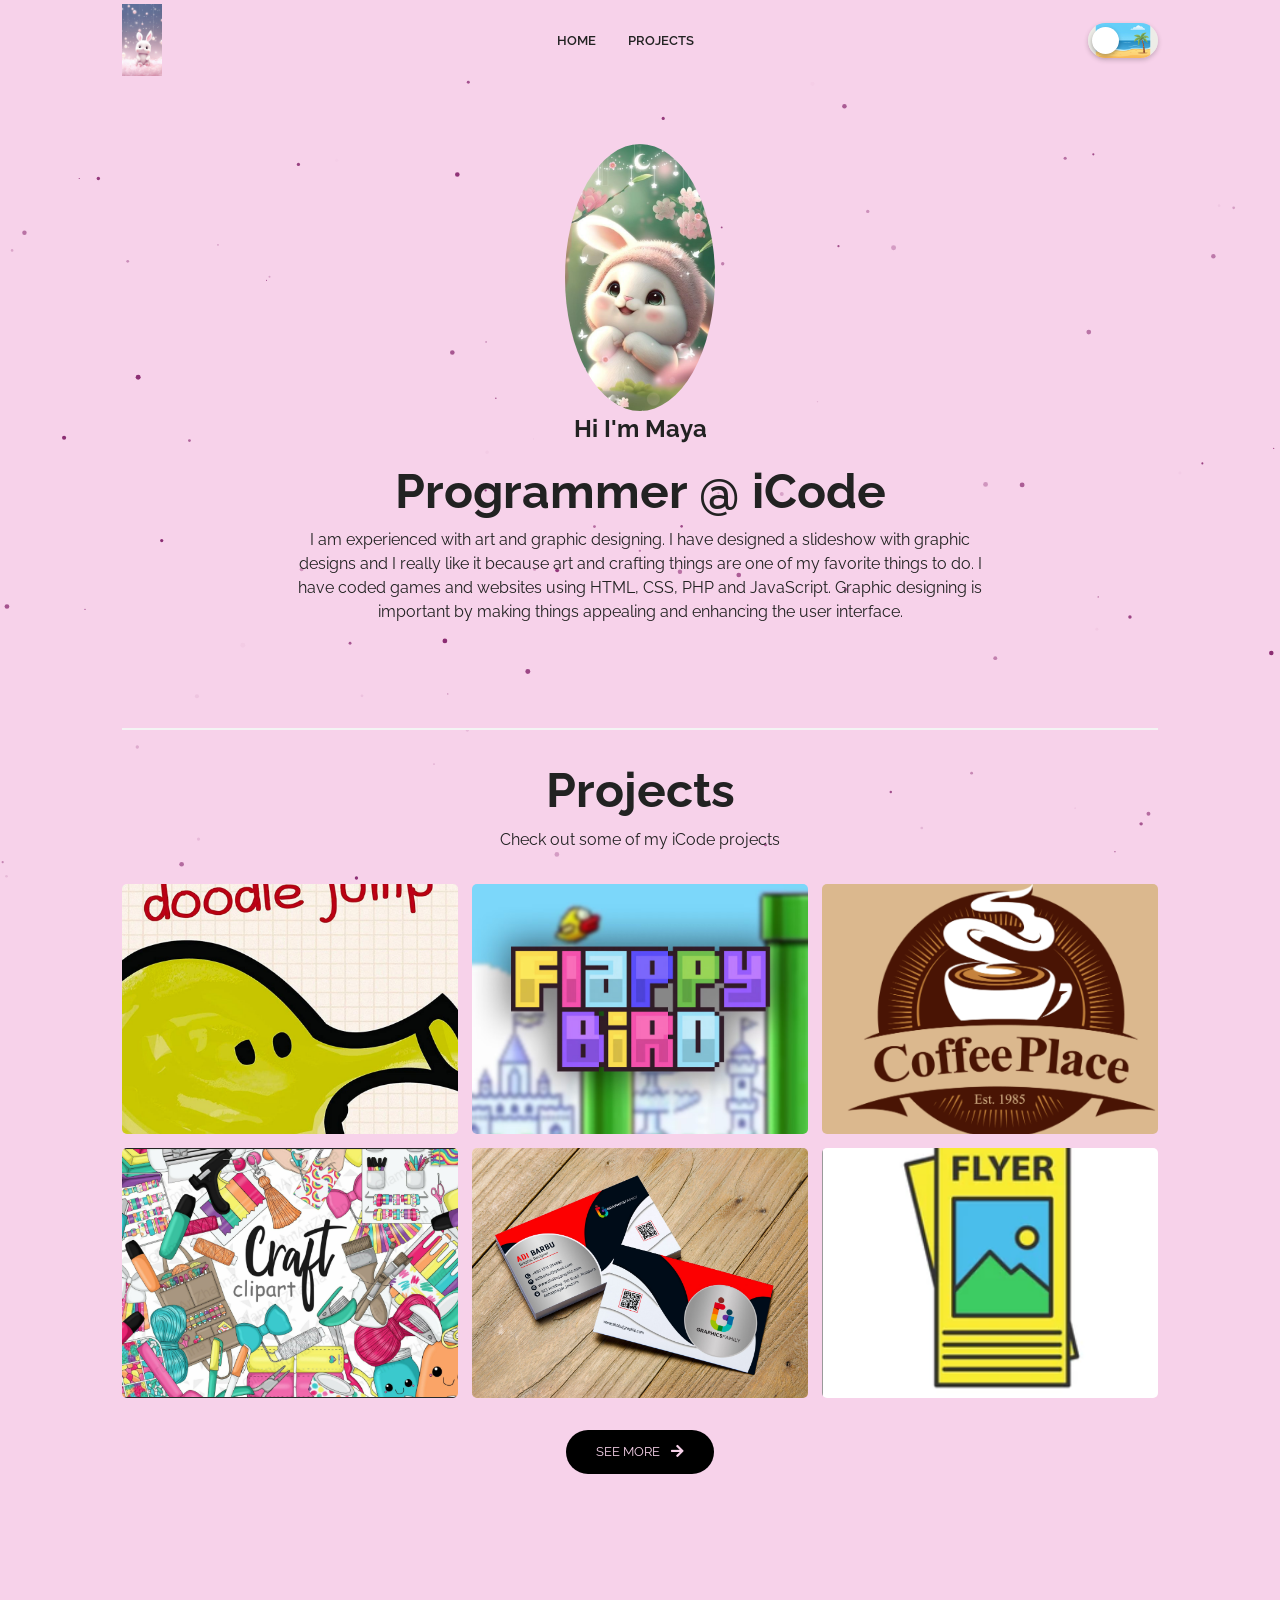
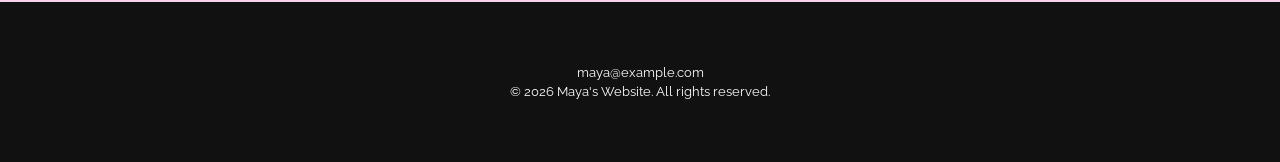
<file: index.html>
<!DOCTYPE html>
<html lang="en">
  <head>
    <meta charset="UTF-8" />
    <meta http-equiv="X-UA-Compatible" content="IE=edge" />
    <meta name="viewport" content="width=device-width, initial-scale=1.0" />
    <!-- Primary Meta Tags -->
    <title>Maya's Website</title>
    <meta name="title" content="Maya's Website" />
    <meta
      name="description"
      content="Welcome to Maya's personal website. Check out my programming and graphic design projects!"
    />

    <!-- Open Graph / Facebook -->
    <meta property="og:type" content="website" />
    <meta
      property="og:url"
      content="#"
    />
    <meta property="og:title" content="Maya's Website" />
    <meta
      property="og:description"
      content="Welcome to Maya's personal website. Check out my programming and graphic design projects!"
    />
    <meta
      property="og:image"
      content="assets/pp.jpg"
    />

    <!-- Twitter -->
    <meta property="twitter:card" content="summary_large_image" />
    <meta
      property="twitter:url"
      content="#"
    />
    <meta property="twitter:title" content="Maya's Website" />
    <meta
      property="twitter:description"
      content="Welcome to Maya's personal website. Check out my programming and graphic design projects!"
    />
    <meta
      property="twitter:image"
      content="assets/pp.jpg"
    />

    <!-- Link -->
    <link
      rel="apple-touch-icon"
      sizes="180x180"
      href="assets/favicon/apple-touch-icon.png"
    />
    <link
      rel="icon"
      type="image/png"
      sizes="16x16"
      href="assets/favicon/favicon-16x16.png"
    />
    <link
      rel="icon"
      type="image/png"
      sizes="32x32"
      href="assets/favicon/favicon-32x32.png"
    />
    <link
      rel="icon"
      type="image/png"
      sizes="192x192"
      href="assets/favicon/android-chrome-192x192.png"
    />
    <link
      rel="icon"
      type="image/png"
      sizes="512x512"
      href="assets/favicon/android-chrome-512x512.png"
    />
    <link rel="icon" type="image/x-icon" href="assets/favicon/favicon.ico" />
    <link rel="manifest" href="assets/favicon/site.webmanifest" />
    <link
      rel="stylesheet"
      href="https://use.fontawesome.com/releases/v5.15.4/css/all.css"
      integrity="sha384-DyZ88mC6Up2uqS4h/KRgHuoeGwBcD4Ng9SiP4dIRy0EXTlnuz47vAwmeGwVChigm"
      crossorigin="anonymous"
    />
    <link rel="stylesheet" href="css/style.css" />
    <link rel="stylesheet" href="css/utilities.css" />
  </head>
  <body>
    <header id="hero">
      <!-- Navbar -->
      <nav class="navbar">
        <div class="container">
          <!-- Logo -->
          <h1 id="logo">
            <a href="#hero"
              ><img src="./assets/logo.jpg" alt="Maya's Logo"
            /></a>
          </h1>

          <ul class="nav-menu">
            <li><a class="nav-link" href="#hero">HOME</a></li>
            <li><a class="nav-link" href="#projects">PROJECTS</a></li>
          </ul>

          <!-- Toggle switch -->
          <div class="theme-switch">
            <input type="checkbox" id="switch" />
            <label class="toggle-slider" for="switch">
              <span class="toggle-knob"></span>
            </label>
          </div>
          <!-- Hamburger menu -->
          <div class="hamburger">
            <span class="bar"></span>
            <span class="bar"></span>
            <span class="bar"></span>
          </div>
        </div>
      </nav>

      <section class="header-container">
        <img
          class="profile-image"
          src="assets/pp.jpg"
          alt=""
        />
        <h1>Hi I'm Maya</h1>

        <div class="content-text">
          <h2>Programmer @ iCode</h2>

          <p>
            I am experienced with art and graphic designing. I have designed a slideshow with graphic designs and
            I really like it because art and crafting things are one of my favorite things to do. I have coded games
            and websites using HTML, CSS, PHP and JavaScript. Graphic designing is important by making things appealing 
            and enhancing the user interface. 
          </p>
        </div>

      </section>
    </header>

    <!-- Projects -->
    <section id="projects" class="project-container container">
      <div class="division"></div>
      <div class="content-text">
        <h2>Projects</h2>
        <p>Check out some of my iCode projects</p>
      </div>

      <article class="project">
        <!-- Project 1 -->
        <div href="" class="card">
          <div class="project-info">
            <div class="project-bio">
              <h3>Doodle Jump</h3>
              <p>This project helped me learn about integrating HTML and JavaScript!</p>
            </div>

            <div class="project-link">
              <a href="assets/project/doodlejump/index.html"><i class="fas fa-globe"></i></a>
            </div>
          </div>
        </div>

        <!-- Project 2 -->
        <div href="" class="card">
          <div class="project-info">
            <div class="project-bio">
              <h3>Flappy Bird</h3>
              <p>I used HTML, CSS and JavaScript!</p>
            </div>

            <div class="project-link">
              <a href="assets/project/FLAPPY BIRD/index.html"><i class="fas fa-globe"></i></a>
            </div>
          </div>
        </div>

        <!-- Porject 3 -->
        <div href="" class="card">
          <div class="project-info">
            <div class="project-bio">
              <h3>PHP Exam</h3>
              <p>I coded a coffee website using PHP, JS, CSS and HTML; as part of an assessment.</p>
            </div>

            <div class="project-link">
              <a href="assets/project/coffee-shop/index.html"><i class="fas fa-globe"></i></a>
            </div>
          </div>
        </div>

        <!-- Project 4 -->
        <div href="" class="card">
          <div class="project-info">
            <div class="project-bio">
              <h3>Graphic Design Sprint</h3>
              <p>This is a Presentation that I made encompassing all the things I learnt at iCode with regards to Graphic Design!</p>
            </div>

            <div class="project-link">
              <a href="assets/project/Maya.pdf"><i class="fas fa-globe"></i></a>
            </div>
          </div>
        </div>

        <!-- Project 5 -->
        <div href="" class="card">
          <div class="project-info">
            <div class="project-bio">
              <h3>Business Card Design</h3>
              <p>Graphic Design in Web Design</p>
            </div>

            <div class="project-link">
              <a href="#" target="_blank"><i class="fab fa-github"></i></a>
              <a href="#" target="_blank"><i class="fas fa-globe"></i></a>
            </div>
          </div>
        </div>

        <!-- Project 6 -->
        <div href="" class="card">
          <div class="project-info">
            <div class="project-bio">
              <h3>Web Layout Design</h3>
              <p>Designing modern and appealing UI layouts.</p>
            </div>

            <div class="project-link">
              <a href="#" target="_blank"><i class="fas fa-globe"></i></a>
            </div>
          </div>
        </div>
      </article>

      <a href="#" class="btn btn-secondary"
        target="_blank" >See More <i class="fas fa-arrow-right"></i
      ></a>
    </section>

    <footer id="footer">
      <div class="container">
        <a href="mailto:maya@example.com">maya@example.com</a>
        <p>&copy; <span id="datee"></span> Maya's Website. All rights reserved.</p>
      </div>
    </footer>
    <script src="js/script.js"></script>
  </body>
</html>
</file>
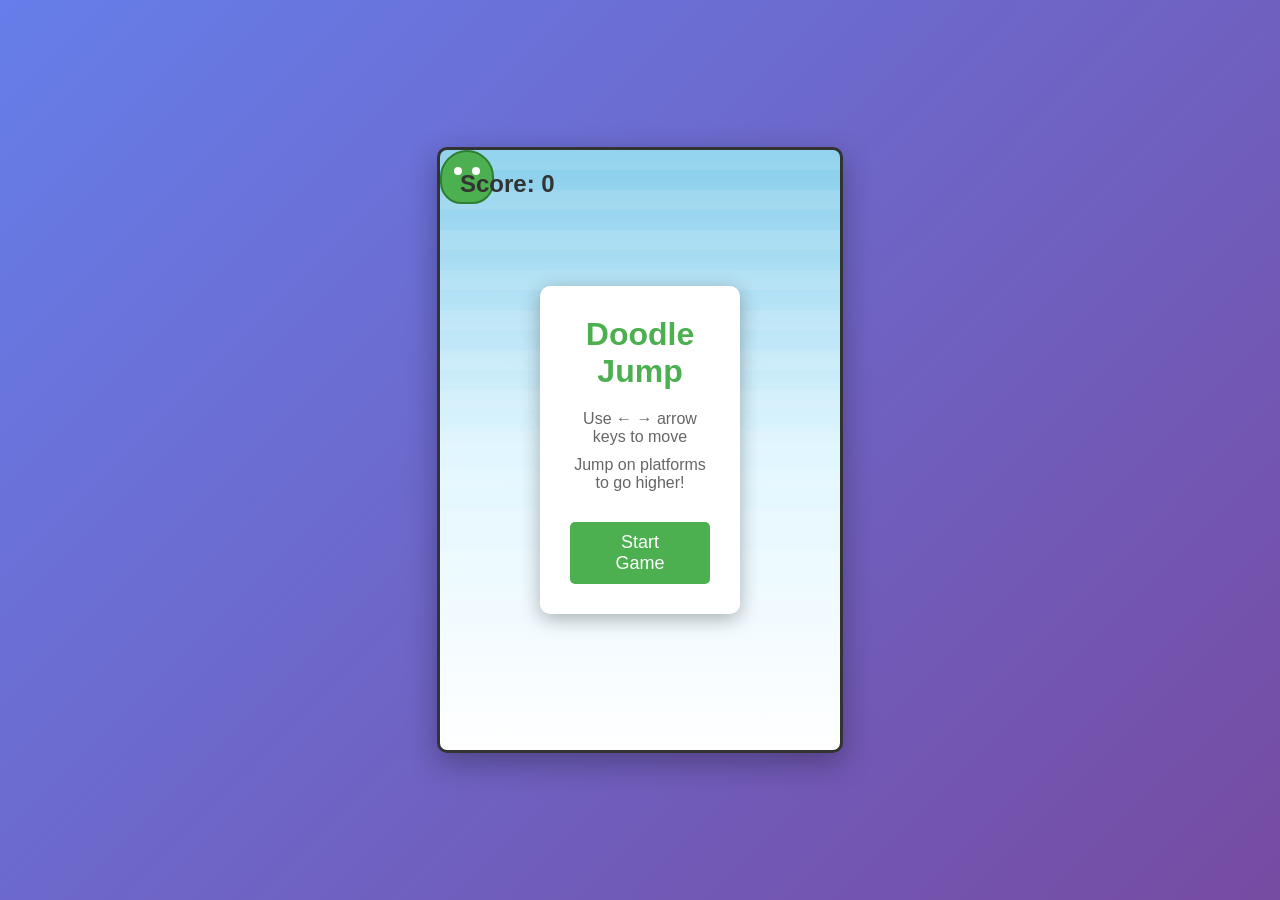
<file: doodlejump/index.html>
<!DOCTYPE html>
<html lang="en">
<head>
    <meta charset="UTF-8">
    <meta name="viewport" content="width=device-width, initial-scale=1.0">
    <title>Doodle Jump Clone</title>
    <link rel="stylesheet" href="./styles.css">
    <script src="./script.js" defer></script>
</head>
<body>
    <div id="gameContainer">
        <div class="background-layer"></div>
        <!-- Score Display -->
        <div id="score">Score: 0</div>
        
        <!-- Player Character -->
        <div id="player"></div>
        
        <!-- Start Screen -->
        <div id="startScreen">
            <h1>Doodle Jump</h1>
            <p>Use ← → arrow keys to move</p>
            <p>Jump on platforms to go higher!</p>
            <button onclick="startGame()">Start Game</button>
        </div>
        
        <!-- Game Over Screen -->
        <div id="gameOver">
            <h2>Game Over!</h2>
            <p>Your Score: <span id="finalScore">0</span></p>
            <button onclick="restartGame()">Play Again</button>
        </div>
    </div>
</body>
</html>
</file>
<file: css/style.css>
/* This is the required project styling. Will contain essential CSS styles like:
   * Flex property
   * Grid layout
   * Cards and sections
*/

@import url(https://fonts.googleapis.com/css?family=Raleway:100,200,300,regular,500,600,700,800,900,100italic,200italic,300italic,italic,500italic,600italic,700italic,800italic,900italic);

/* variables */
:root {
  /* Colors */
  --primary-color: #ffcd42;
  --secondary-color: #ffd35c;
  --bg-primary: #f7d2ea;
  --text-color: #222222;
  --text-color-two: #ffffff;
  --bg-secondary: #000000;
  --card-background: #f4f4f4;
  --bg-secondary-two: #111111;

  --shadow: 0 10px 40px rgba(0, 0, 0, 0.2);

  /* Font Weight */
  --weight-small: 400;
  --weight-semibold: 600;
  --weight-bold: 800;

  /* Max width */
  --width-small: 600px;
  --width-medium: 1100px;
  --width-large: 1300px;
}

[data-theme="dark"] {
  --primary-color: #ffcd42;
  --secondary-color: #ffd35c;
  --bg-primary: #000000;
  --text-color: #ffffff;
  --text-color-two: #222222;
  --bg-secondary: #ffffff;
  --card-background: #111111;
  --bg-secondary-two: #f4f4f4;
  --shadow: 0 2px 10px rgba(95, 95, 95, 0.2);
}

html {
  font-size: 100%;
  scroll-behavior: smooth;
}

/* Reset default styling */
* {
  margin: 0;
  padding: 0;
  box-sizing: border-box;
}

ul {
  list-style: none;
}

a {
  text-decoration: none;
  color: var(--text-color);
}

/* Main styling */
body {
  background: var(--bg-primary);
  color: var(--text-color);
  font-family: "Raleway", sans-serif;
  line-height: 1.5;
}

/* Navbar */
.navbar {
  position: fixed;
  top: 0;
  left: 0;
  right: 0;
  z-index: 20;
  background: var(--bg-primary);
}

.navbar .container {
  display: flex;
  align-items: center;
  justify-content: space-between;
  z-index: 20;
  height: 80px;
  width: 100%;
}

.navbar .nav-menu {
  display: flex;
  align-items: center;
  background: var(--bg-primary);
}

.navbar .nav-link {
  margin: 0 1rem;
  font-size: 0.8rem;
  font-weight: var(--weight-semibold);
}

.navbar #logo img {
  display: block;
  width: 40px;
}

.navbar .btn {
  margin-right: 1.5rem;
}

.fas.fa-arrow-right {
  margin-left: 0.5rem;
  font-size: 0.9rem;
}

/* hamburger */
.hamburger {
  margin-bottom: 0.1rem;
  display: none;
}

.bar {
  display: block;
  width: 23px;
  height: 3px;
  margin: 4px auto;
  transition: all 0.3s ease-in-out;
  border-radius: 30px;
  background-color: var(--bg-secondary);
}

/* Hero section */
#hero {
  display: flex;
  flex-direction: column;
  height: 100%;
}

.profile-image {
  width: 150px;
  border-radius: 50%;
  animation: bounce 1s infinite alternate;
}

@keyframes bounce {
  from {
    transform: translateY(0px);
  }

  to {
    transform: translateY(-10px);
  }
}

.division {
  width: 100%;
  height: 2px;
  background-color: var(--card-background);
  margin: 0.5rem 0;
}
/* Projects */
#projects {
  display: flex;
  flex-direction: column;
  margin: 2rem auto 5rem;
}

#projects .btn {
  align-self: center;
  margin: 2rem 0;
}

.project {
  display: grid;
  grid-template-columns: repeat(3, 1fr);
  grid-auto-rows: minmax(250px, auto);
  grid-gap: 0.9rem;
}

.card .project-bio p {
  font-size: 0.83rem;
}

.card .project-bio h3 {
  font-size: 0.9rem;
}

.project-info {
  display: flex;
  justify-content: space-between;
  opacity: 0;
  position: relative;
  transition: 0.5s ease-in-out;
}

.project-bio {
  display: flex;
  flex-direction: column;
  justify-content: flex-end;
  position: relative;
  top: 160px;
  left: 10px;
}

/* Footer */
#footer {
  background: #111111;
}

#footer .container {
  display: flex;
  flex-direction: column;
  align-items: center;
  justify-content: center;
  color: #ffffff;
  min-height: 160px;
  text-align: center;
}

#footer a {
  font-size: 0.8rem;
  color: #fff;
}

#footer a:hover {
  opacity: 0.6;
}

#footer .social {
  margin: 0.9rem 0;
}

#footer .social img {
  width: 20px;
  height: 20px;
}

#footer .social a {
  margin: 0 0.5rem;
}

#footer p {
  font-size: 0.8rem;
}

/* Responsiveness */

@media (max-width: 1000px) {
  .project {
    display: grid;
    grid-template-columns: repeat(2, 1fr);
  }
}

@media (max-width: 768px) {
}

@media (max-width: 670px) {
  .navbar .nav-menu {
    position: fixed;
    right: -100vw;
    top: 4.5rem;
    flex-direction: column;
    width: calc(80% - 10px);
    transition: 0.3s;
    box-shadow: var(--shadow);
    padding: 2rem;
    border-radius: 5px;
    align-items: flex-start;
  }

  .navbar .btn {
    margin: 0;
    margin-top: 1rem;
  }

  .nav-menu.active {
    right: 20px;
  }

  .nav-menu .nav-link {
    font-size: 0.9rem;
    margin: 0 0.2rem;
  }

  .nav-menu li {
    margin-bottom: 0.5rem;
    width: 100%;
  }

  .nav-menu .btn {
    width: 100%;
    text-align: center;
    margin-top: 0.5rem;
  }

  .hamburger {
    display: block;
    cursor: pointer;
    padding: 0.2rem 0.4rem;
  }

  .hamburger.active {
    border: 1px dotted gray;
  }

  .hamburger.active .bar:nth-child(2) {
    opacity: 0;
  }

  .hamburger.active .bar:nth-child(1) {
    transform: translateY(6px) rotate(45deg);
  }

  .hamburger.active .bar:nth-child(3) {
    transform: translateY(-8px) rotate(-45deg);
  }
}

@media (max-width: 600px) {
  .project {
    display: grid;
    grid-template-columns: 1fr;
  }

  .header-container .btn {
    border-radius: 5px;
    width: 80%;
  }
}

#starfield {
  position: fixed;
  top: 0;
  left: 0;
  width: 100vw;
  height: 100vh;
  z-index: -1;
  pointer-events: none;
}
</file>
<file: css/utilities.css>
/* ?This is where reusable styling of this template will be. 
   !Will contain things like:
   * Button styling
   * Background color styling
   * padding and margin
*/

.container {
  max-width: var(--width-medium);
  margin: 0 auto;
  padding: 1rem 2rem;
}

h1::selection,
h2::selection {
  color: #111;
  background: var(--primary-color);
}

/* Buttons */
.btn {
  display: inline-block;
  padding: 0.75rem 1.9rem;
  border-radius: 30px;
  text-transform: uppercase;
  font-size: 0.82rem;
  transition: 0.3s;
}

.btn-primary {
  background: var(--primary-color);
  color: #000000;
}

.btn-secondary {
  margin: 5px 0;
  background-color: var(--bg-secondary);
  color: var(--bg-primary);
}

/* add hover to resume button */
.btn-primary:hover {
  background: var(--secondary-color);
}

/* Dark mode toggle switch */
#switch {
  display: none;
}

.theme-switch {
  display: inline-block;
  vertical-align: middle;
}

.toggle-slider {
  display: block;
  width: 70px;
  height: 35px;
  border-radius: 35px;
  position: relative;
  cursor: pointer;
  background-image: url('../assets/beach.png');
  background-size: cover;
  background-position: center;
  transition: background-image 0.4s ease-in-out, box-shadow 0.3s;
  box-shadow: 0 2px 5px rgba(0, 0, 0, 0.2);
}

.toggle-knob {
  display: block;
  width: 27px;
  height: 27px;
  border-radius: 50%;
  background: #ffffff;
  position: absolute;
  top: 4px;
  left: 4px;
  transition: transform 0.35s cubic-bezier(0.68, -0.55, 0.265, 1.55), background 0.3s;
  box-shadow: 0 2px 4px rgba(0, 0, 0, 0.3);
}

/* Day/Night status transitions */
#switch:checked + .toggle-slider {
  background-image: url('../assets/mountain.png');
}

#switch:checked + .toggle-slider .toggle-knob {
  transform: translateX(35px);
  background: #f1c40f;
}

/* Header Container */
.header-container {
  display: flex;
  flex-direction: column;
  align-items: center;
  justify-content: center;
  margin-top: 8rem;
  padding: 1rem;
}

.header-container > div {
  margin-top: 1rem;
}

.content-text {
  text-align: center;
  margin: 1.5rem 0;
}

.content-text h2 {
  font-size: 3rem;
  line-height: 1.2;
  transition: 0.2s ease-in-out;
}

.content-text p {
  padding: 0.5rem;
  margin: 0 auto;
  max-width: 700px;
}

/* Project cards */
.card {
  padding: 1rem;
  background: var(--card-background);
  color: #ffffff;
  border-radius: 5px;
  transition: 0.4s ease-in-out;
  cursor: pointer;
}

.card a {
  color: #ffffff;
  transition: 0.25s ease-in-out;
  font-size: 1.1rem;
  margin-right: 0.3rem;
}

.card a:hover {
  color: var(--primary-color);
}

.card:hover {
  box-shadow: inset 0 100px 1000px 10px rgba(0, 0, 0, 0.8);
}

.card:hover .project-info {
  opacity: 1;
}

/* Project Images */

/* project 1 */
.card:nth-child(1) {
  background: url(../assets/project/1.jpg) center center/cover;
}

/* Project 2 */
.card:nth-child(2) {
  background: url(../assets/project/2.avif) center center/cover;
}

/* Project 3 */
.card:nth-child(3) {
  background: url(../assets/project/3.png) center center/cover;
}

/* Project 4 */
.card:nth-child(4) {
  background: url(../assets/project/4.png) center center/cover;
}

/* Project 5 */
.card:nth-child(5) {
  background: url(../assets/project/5.jpg) center center/cover;
}

/* Project 6 */
.card:nth-child(6) {
  background: url(../assets/project/6.png) center center/cover;
}

/* Media Queries */
@media (max-width: 768px) {
  .header-container {
    margin-top: 7rem;
    text-align: center;
  }

  .content-text h2 {
    font-size: 2.5rem;
  }
}
</file>
<file: doodlejump/styles.css>
/* SECTION 1: Basic page setup */
body {
    margin: 0;
    padding: 0;
    display: flex;
    justify-content: center;
    align-items: center;
    min-height: 100vh;
    background: linear-gradient(135deg, #667eea 0%, #764ba2 100%);
    font-family: Arial, sans-serif;
}

/* SECTION 2: Game container */
#gameContainer {
    position: relative;
    width: 400px;
    height: 600px;
    background: linear-gradient(to bottom, #87CEEB 0%, #E0F6FF 50%, #FFF 100%);
    border: 3px solid #333;
    border-radius: 10px;
    overflow: hidden;
    box-shadow: 0 10px 30px rgba(0, 0, 0, 0.3);
}

/* SECTION 3: Player (Doodler) */
#player {
    position: absolute;
    width: 50px;
    height: 50px;
    background: #4CAF50;
    border-radius: 50% 50% 40% 40%;
    border: 2px solid #2E7D32;
}

/* Add eyes to make it more character-like */
#player::before,
#player::after {
    content: '';
    position: absolute;
    width: 8px;
    height: 8px;
    background: white;
    border-radius: 50%;
    top: 15px;
}

#player::before {
    left: 12px;
}

#player::after {
    right: 12px;
}

/* SECTION 4: Platform styling */
.platform {
    position: absolute;
    width: 70px;
    height: 15px;
    background: linear-gradient(to bottom, #8B4513, #A0522D);
    border-radius: 5px;
    border: 1px solid #654321;
}

.breaking-platform {
    background: linear-gradient(to bottom, #FF0000, #CC0000); /* Red color for breaking platforms */
    border: 1px solid #990000;
}

.breaking-platform.breaking {
    background-color: red;
    opacity: 0.5;
    transition: opacity 0.3s ease, transform 0.3s ease;
    transform: scale(0.8);
    animation: crackPlatform 0.3s forwards;
}

/* SECTION 5: Score display */
#score {
    position: absolute;
    top: 20px;
    left: 20px;
    font-size: 24px;
    font-weight: bold;
    color: #333;
    z-index: 100;
}

/* SECTION 6: Game Over screen */
#gameOver {
    position: absolute;
    top: 50%;
    left: 50%;
    transform: translate(-50%, -50%);
    text-align: center;
    display: none;
    background: white;
    padding: 30px;
    border-radius: 10px;
    box-shadow: 0 5px 20px rgba(0, 0, 0, 0.3);
    z-index: 100;
}

#gameOver h2 {
    margin: 0 0 10px 0;
    color: #333;
}

#gameOver button {
    margin-top: 20px;
    padding: 10px 30px;
    font-size: 18px;
    background: #4CAF50;
    color: white;
    border: none;
    border-radius: 5px;
    cursor: pointer;
}

#gameOver button:hover {
    background: #45a049;
}

/* SECTION 7: Start screen */
#startScreen {
    position: absolute;
    top: 50%;
    left: 50%;
    transform: translate(-50%, -50%);
    text-align: center;
    background: white;
    padding: 30px;
    border-radius: 10px;
    box-shadow: 0 5px 20px rgba(0, 0, 0, 0.3);
}

#startScreen h1 {
    margin: 0 0 20px 0;
    color: #4CAF50;
}

#startScreen p {
    margin: 10px 0;
    color: #666;
}

#startScreen button {
    margin-top: 20px;
    padding: 10px 30px;
    font-size: 18px;
    background: #4CAF50;
    color: white;
    border: none;
    border-radius: 5px;
    cursor: pointer;
}

#startScreen button:hover {
    background: #45a049;
}

.background-layer {
    position: absolute;
    top: 0;
    left: 0;
    width: 100%;
    height: 100%;
    background: repeating-linear-gradient(
        to bottom,
        rgba(255, 255, 255, 0.1),
        rgba(255, 255, 255, 0.1) 20px,
        transparent 20px,
        transparent 40px
    );
    pointer-events: none; /* lets clicks go through */
}

.bouncy-platform{
    background: #667eea;
}

@keyframes crackPlatform {
    0% { transform: scale(1); opacity: 1; }
    50% { transform: scale(0.95) rotate(2deg); opacity: 0.7; }
    100% { transform: scale(0.9) rotate(-2deg); opacity: 0; }
}

.speed-platform {
    background-color: orange;
    border: 2px solid darkorange;
}
</file>
